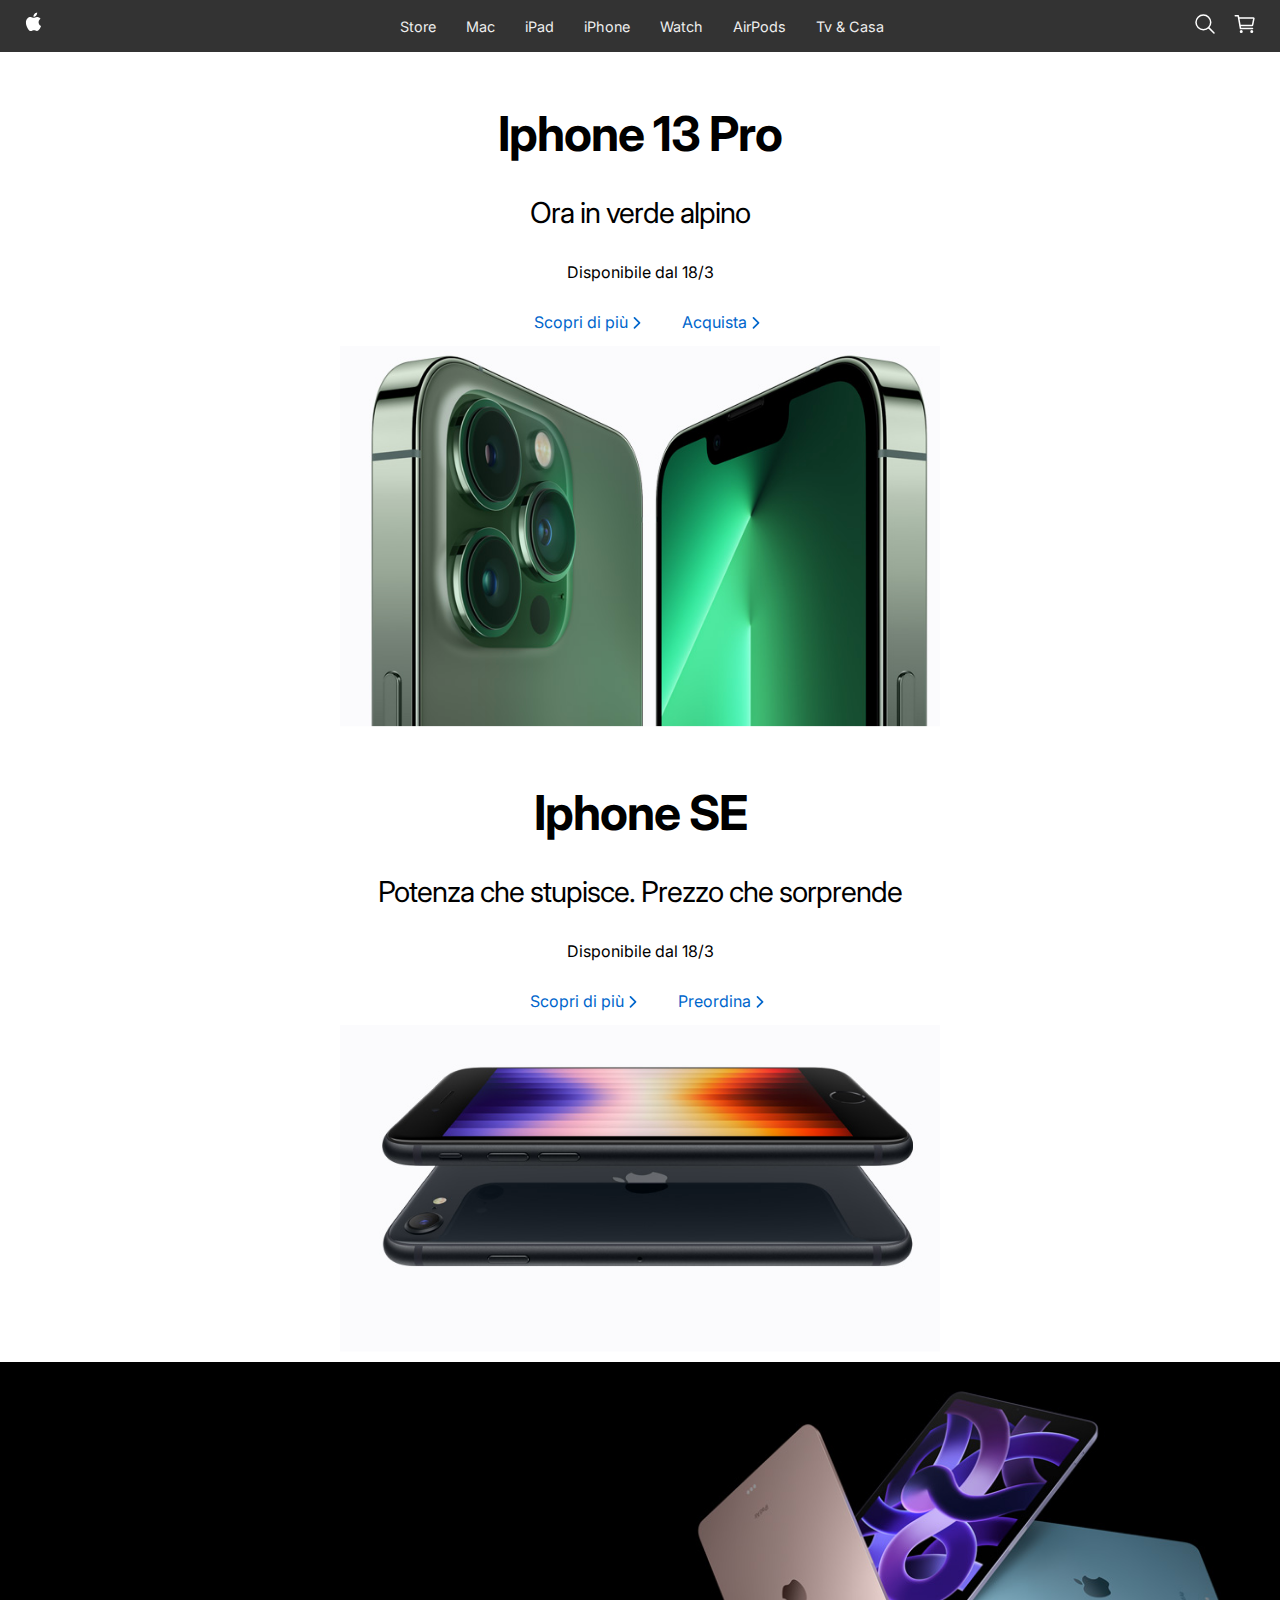
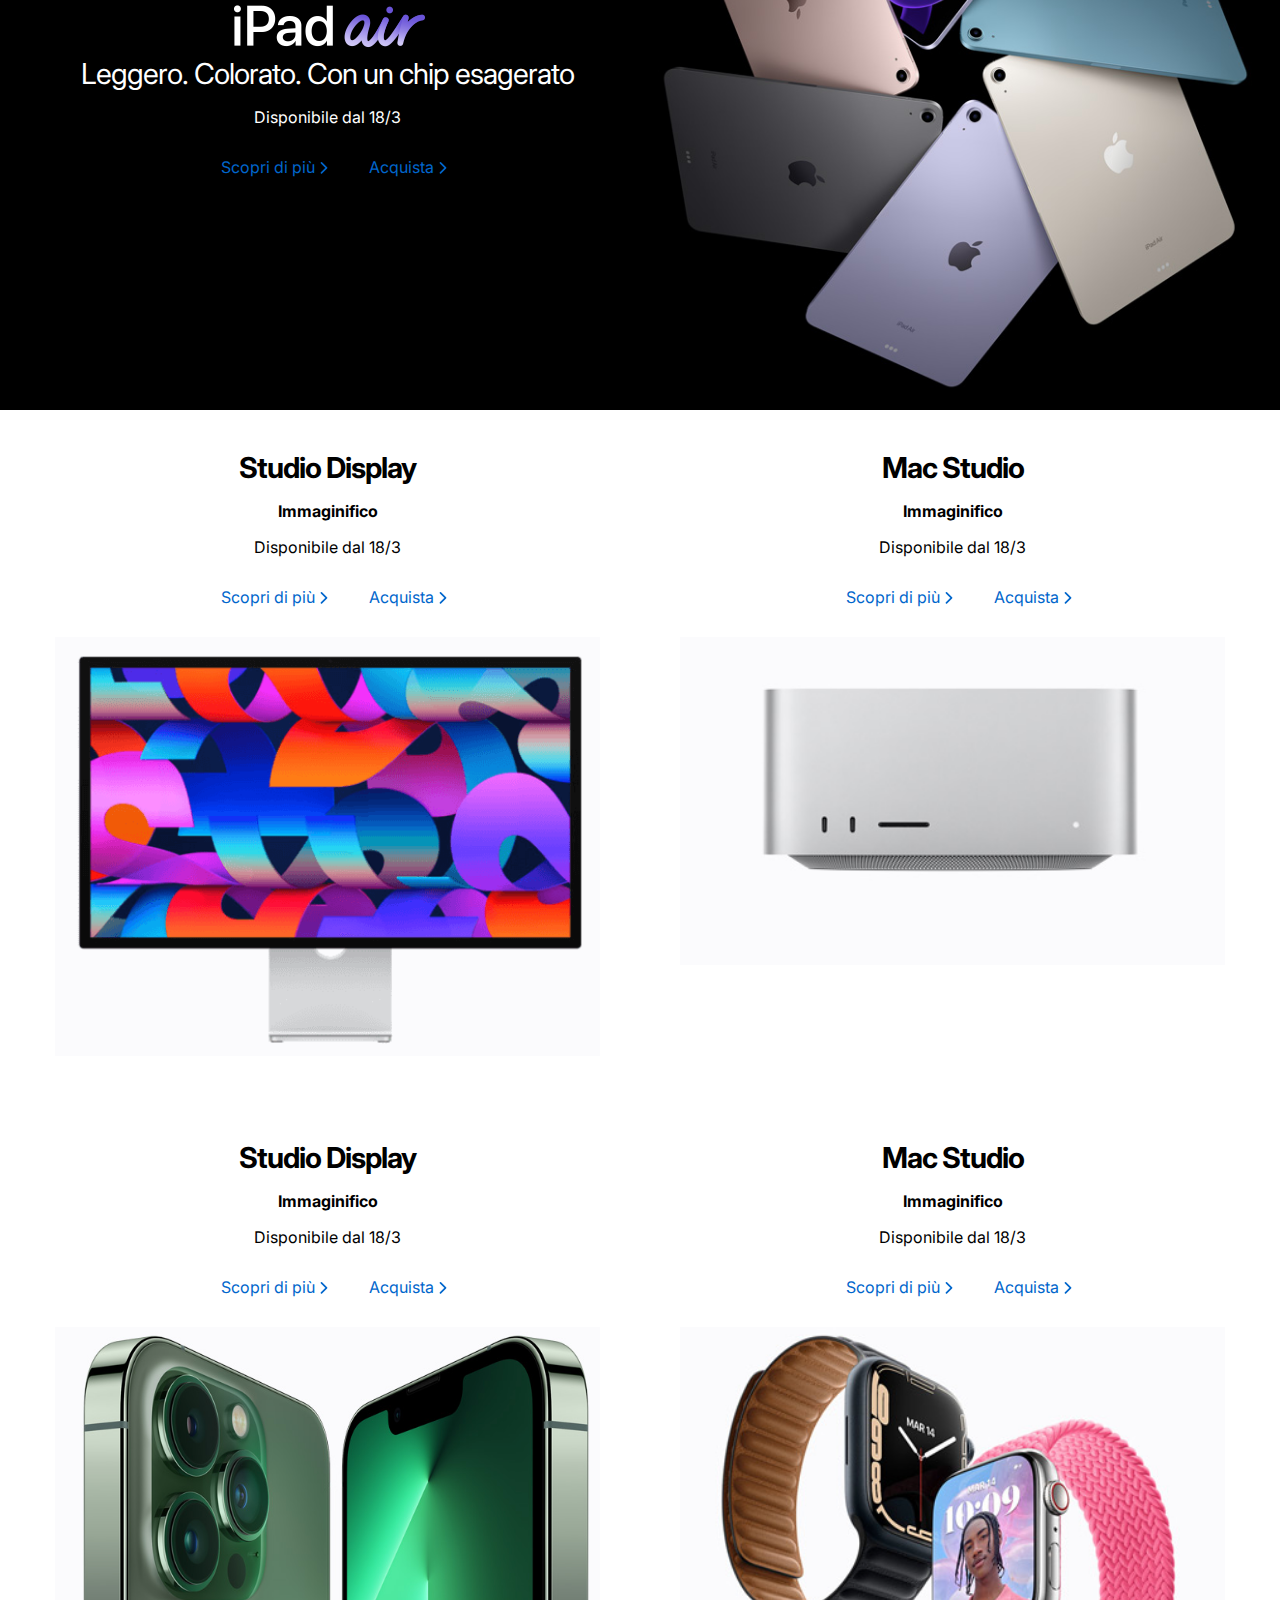
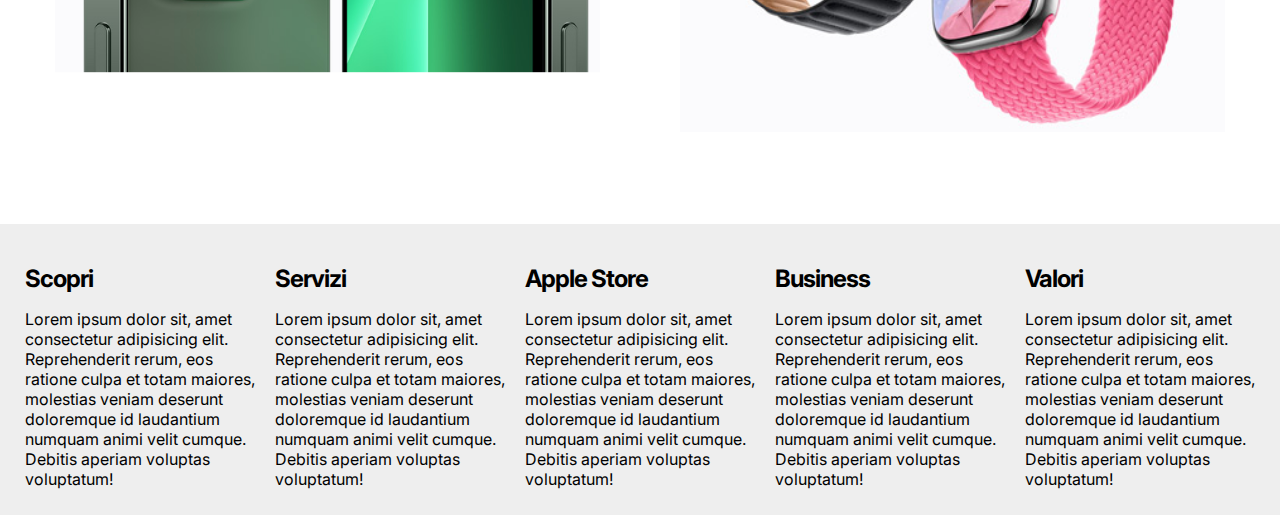
<file: index.html>
<!DOCTYPE html>
<html lang="en">
<head>
    <meta charset="UTF-8">
    <meta http-equiv="X-UA-Compatible" content="IE=edge">
    <meta name="viewport" content="width=device-width, initial-scale=1.0">
    <link rel="preconnect" href="https://fonts.googleapis.com"><link rel="preconnect" href="https://fonts.gstatic.com" crossorigin><link href="https://fonts.googleapis.com/css2?family=Inter:wght@300;400;700&display=swap" rel="stylesheet">
    <link rel="stylesheet" href="style.css">


    <title>Apple Home</title>
</head>
<body>

    <!-- NAVBAR -->

<header class="header__container">

    <div class="header">

        <div class="header__hamburger">
            <span></span>
            <span></span>
        </div>

        <div class="header__logo">
            <a href="#"><img src="img/icons/logo.svg" alt=""></a>
        </div>
        

        <ul class="header__menu">
            <li><a href="#">Store</a></li>
            <li><a href="#">Mac</a></li>
            <li><a href="#">iPad</a></li>
            <li><a href="#">iPhone</a></li>
            <li><a href="#">Watch</a></li>
            <li><a href="#">AirPods</a></li>
            <li><a href="#">Tv & Casa</a></li>
            


        </ul>

        <div class="header__icons">
            <a href=""><img src="img/icons/search-outline.svg" class="icons-small icons-white sma-none" alt=""></a> 
            <a href=""><img src="img/icons/cart-outline.svg" class="icons-small icons-white" alt=""></a> 
        </div>

    </div>
</header>

     <!-- COVER -->

<div class="cover">
    <div class="cover__content text-center">
        <h1 class="mt-2">Iphone 13 Pro</h1>
        <h2 class="p-1">Ora in verde alpino</h2>
        <p>Disponibile dal 18/3</p>
        <a href="#" class="button">Scopri di più<img src="img/icons/angle.svg" alt=""></a>
        <a href="#" class="button">Acquista<img src="img/icons/angle.svg" alt=""></a>
        <img src="img/iphone.png" class="img-res" alt="">
    </div>
</div>

<div class="cover">
    <div class="cover__content text-center">
        <h1 class="mt-2">Iphone SE</h1>
        <h2 class="p-1">Potenza che stupisce. Prezzo che sorprende</h2>
        <p>Disponibile dal 18/3</p>
        <a href="#" class="button">Scopri di più<img src="img/icons/angle.svg" alt=""></a>
        <a href="#" class="button">Preordina<img src="img/icons/angle.svg" alt=""></a>
        <img src="img/iphone-se.png" class="img-res" alt="">
    </div>
</div>

<div class="bg-dark text-center text-white">
    <div class="grid">
        <div class="col-50 v-center">
            <div>
                <img src="img/ipad-title.png" class="mt-1" alt="">
                <h2>Leggero. Colorato. Con un chip esagerato</h2>
                <p>Disponibile dal 18/3</p>
                <a href="#" class="button">Scopri di più<img src="img/icons/angle.svg" alt=""></a>
                <a href="#" class="button">Acquista<img src="img/icons/angle.svg" alt=""></a>
                </div>
            </div>

        <div class="col-50">
            <img src="img/ipad.png" class="img-res" alt="">
        </div>
    </div>
</div>

 <!-- CARDS -->

<div class="grid mb-3">
    <div class="col-50">
        <div class="card">
            <h2 class="text-2 font-bold">Studio Display</h2>
            <p class="font-bold">Immaginifico</p>
            <p>Disponibile dal 18/3</p>
            <a href="#" class="button">Scopri di più<img src="img/icons/angle.svg" alt=""></a>
            <a href="#" class="button">Acquista<img src="img/icons/angle.svg" alt=""></a>
            <img src="img/mac.png" alt="" class="img-res mt-1">
            
        </div>
    </div>

    <div class="col-50">
        <div class="card">
            <h2 class="text-2 font-bold">Mac Studio</h2>
            <p class="font-bold">Immaginifico</p>
            <p>Disponibile dal 18/3</p>
            <a href="#" class="button">Scopri di più<img src="img/icons/angle.svg" alt=""></a>
            <a href="#" class="button">Acquista<img src="img/icons/angle.svg" alt=""></a>
            <img src="img/mac-studio.png" alt="" class="img-res mt-1">
            
        </div>
    </div>

    <div class="col-50">
        <div class="card">
            <h2 class="text-2 font-bold">Studio Display</h2>
            <p class="font-bold">Immaginifico</p>
            <p>Disponibile dal 18/3</p>
            <a href="#" class="button">Scopri di più<img src="img/icons/angle.svg" alt=""></a>
            <a href="#" class="button">Acquista<img src="img/icons/angle.svg" alt=""></a>
            <img src="img/iphone.png" alt="" class="img-res mt-1">
            
        </div>
    </div>

    <div class="col-50">
        <div class="card">
            <h2 class="text-2 font-bold">Mac Studio</h2>
            <p class="font-bold">Immaginifico</p>
            <p>Disponibile dal 18/3</p>
            <a href="#" class="button">Scopri di più<img src="img/icons/angle.svg" alt=""></a>
            <a href="#" class="button">Acquista<img src="img/icons/angle.svg" alt=""></a>
            <img src="img/watch.png" alt="" class="img-res mt-1">
            
        </div>
    </div>
</div>

 <!-- FOOTER -->

 <div class="footer">
    <div class="grid">
        <div class="col-20">
            <h3 class="font-bold">Scopri</h3>
            <p>Lorem ipsum dolor sit, amet consectetur adipisicing elit. Reprehenderit rerum, eos ratione culpa et totam maiores, molestias veniam deserunt doloremque id laudantium numquam animi velit cumque. Debitis aperiam voluptas voluptatum!</p>
        </div>
        <div class="col-20">
            <h3 font-bold>Servizi</h3>
            <p>Lorem ipsum dolor sit, amet consectetur adipisicing elit. Reprehenderit rerum, eos ratione culpa et totam maiores, molestias veniam deserunt doloremque id laudantium numquam animi velit cumque. Debitis aperiam voluptas voluptatum!</p>

        </div>
        <div class="col-20">
            <h3 font-bold>Apple Store</h3>
            <p>Lorem ipsum dolor sit, amet consectetur adipisicing elit. Reprehenderit rerum, eos ratione culpa et totam maiores, molestias veniam deserunt doloremque id laudantium numquam animi velit cumque. Debitis aperiam voluptas voluptatum!</p>
        </div>
        <div class="col-20">
            <h3 font-bold>Business</h3>
            <p>Lorem ipsum dolor sit, amet consectetur adipisicing elit. Reprehenderit rerum, eos ratione culpa et totam maiores, molestias veniam deserunt doloremque id laudantium numquam animi velit cumque. Debitis aperiam voluptas voluptatum!</p>
        </div>
        <div class="col-20">
            <h3 font-bold>Valori</h3>
            <p>Lorem ipsum dolor sit, amet consectetur adipisicing elit. Reprehenderit rerum, eos ratione culpa et totam maiores, molestias veniam deserunt doloremque id laudantium numquam animi velit cumque. Debitis aperiam voluptas voluptatum!</p>
        </div>

    </div>
</div>


<!-- FRAMEWORK -->



<!-- <div class="grid mb-3 mt-3">
    <div class="col-50">
        <div class="card">
            <h3 class="text-2">Studio Display</h3>
            <img src="img/mac.png" alt="" class="img-res mt-1">
            <p>Lorem ipsum dolor sit amet</p>
            <a href="" class="button">Vai alla sezione</a>

        </div>
    </div>

    <div class="col-50">
        <div class="card">
            <h3 class="text-2">Titolo seconda Card</h3>
            <img src="img/mac.png" alt="" class="img-res mt-1">
            <p>Lorem ipsum dolor sit amet</p>
            <a href="" class="button">Vai alla sezione</a>

        </div>
    </div>
</div> -->

    <!-- <a href="" class="button">Il mio bottone</a>
    <a href="" class="button button--red mb-3">Il mio bottone</a>

    <div class="grid br">

            <div class="col-70 br">
                test
            </div>
            <div class="col-30 br">
                test
            </div>
            <div class="col-60 br">
                test
            </div>
            <div class="col-40 br">
                test
            </div>
            <div class="col-100 sma-25 br">
                test
            </div>
            <div class="col-33 sma-25 br">
                test
            </div>
            <div class="col-33 sma-25 br">
                test
            </div>
            <div class="col-33 sma-25 br">
                test
            </div>
            <div class="col-20 sma-50 br">
                test
            </div>
            <div class="col-20 sma-50 br">
                test
            </div>
            <div class="col-20 sma-33 br">
                test
            </div>
            <div class="col-20 sma-33 br">
                test
            </div>
            <div class="col-20 sma-33 br">
                test
            </div>
                
    </div>

    <div class="grid grid--small br mt-4 mb-4">
        <div class="col-25 br">
            <h2 class="p-2">Padding</h2>
        </div>
        <div class="col-25 br">
            test
        </div>
        <div class="col-25 br">
            test
        </div>
        <div class="col-25 br">
            test
        </div>
    </div>

    <div class="footer">
        <div class="grid">
            <div class="col-25">
                <h3>Footer</h3>
                <p>Lorem ipsum dolor sit, amet consectetur adipisicing elit. Reprehenderit rerum, eos ratione culpa et totam maiores, molestias veniam deserunt doloremque id laudantium numquam animi velit cumque. Debitis aperiam voluptas voluptatum!</p>
            </div>
            <div class="col-25">
                <h3>Footer</h3>
                <p>Lorem ipsum dolor sit, amet consectetur adipisicing elit. Reprehenderit rerum, eos ratione culpa et totam maiores, molestias veniam deserunt doloremque id laudantium numquam animi velit cumque. Debitis aperiam voluptas voluptatum!</p>

            </div>
            <div class="col-25">
                <h3>Footer</h3>
                <p>Lorem ipsum dolor sit, amet consectetur adipisicing elit. Reprehenderit rerum, eos ratione culpa et totam maiores, molestias veniam deserunt doloremque id laudantium numquam animi velit cumque. Debitis aperiam voluptas voluptatum!</p>

            </div>
            <div class="col-25">
                <h3>Footer</h3>
                <p>Lorem ipsum dolor sit, amet consectetur adipisicing elit. Reprehenderit rerum, eos ratione culpa et totam maiores, molestias veniam deserunt doloremque id laudantium numquam animi velit cumque. Debitis aperiam voluptas voluptatum!</p>

            </div>

        </div>
    </div> -->

</body>
</html>
</file>
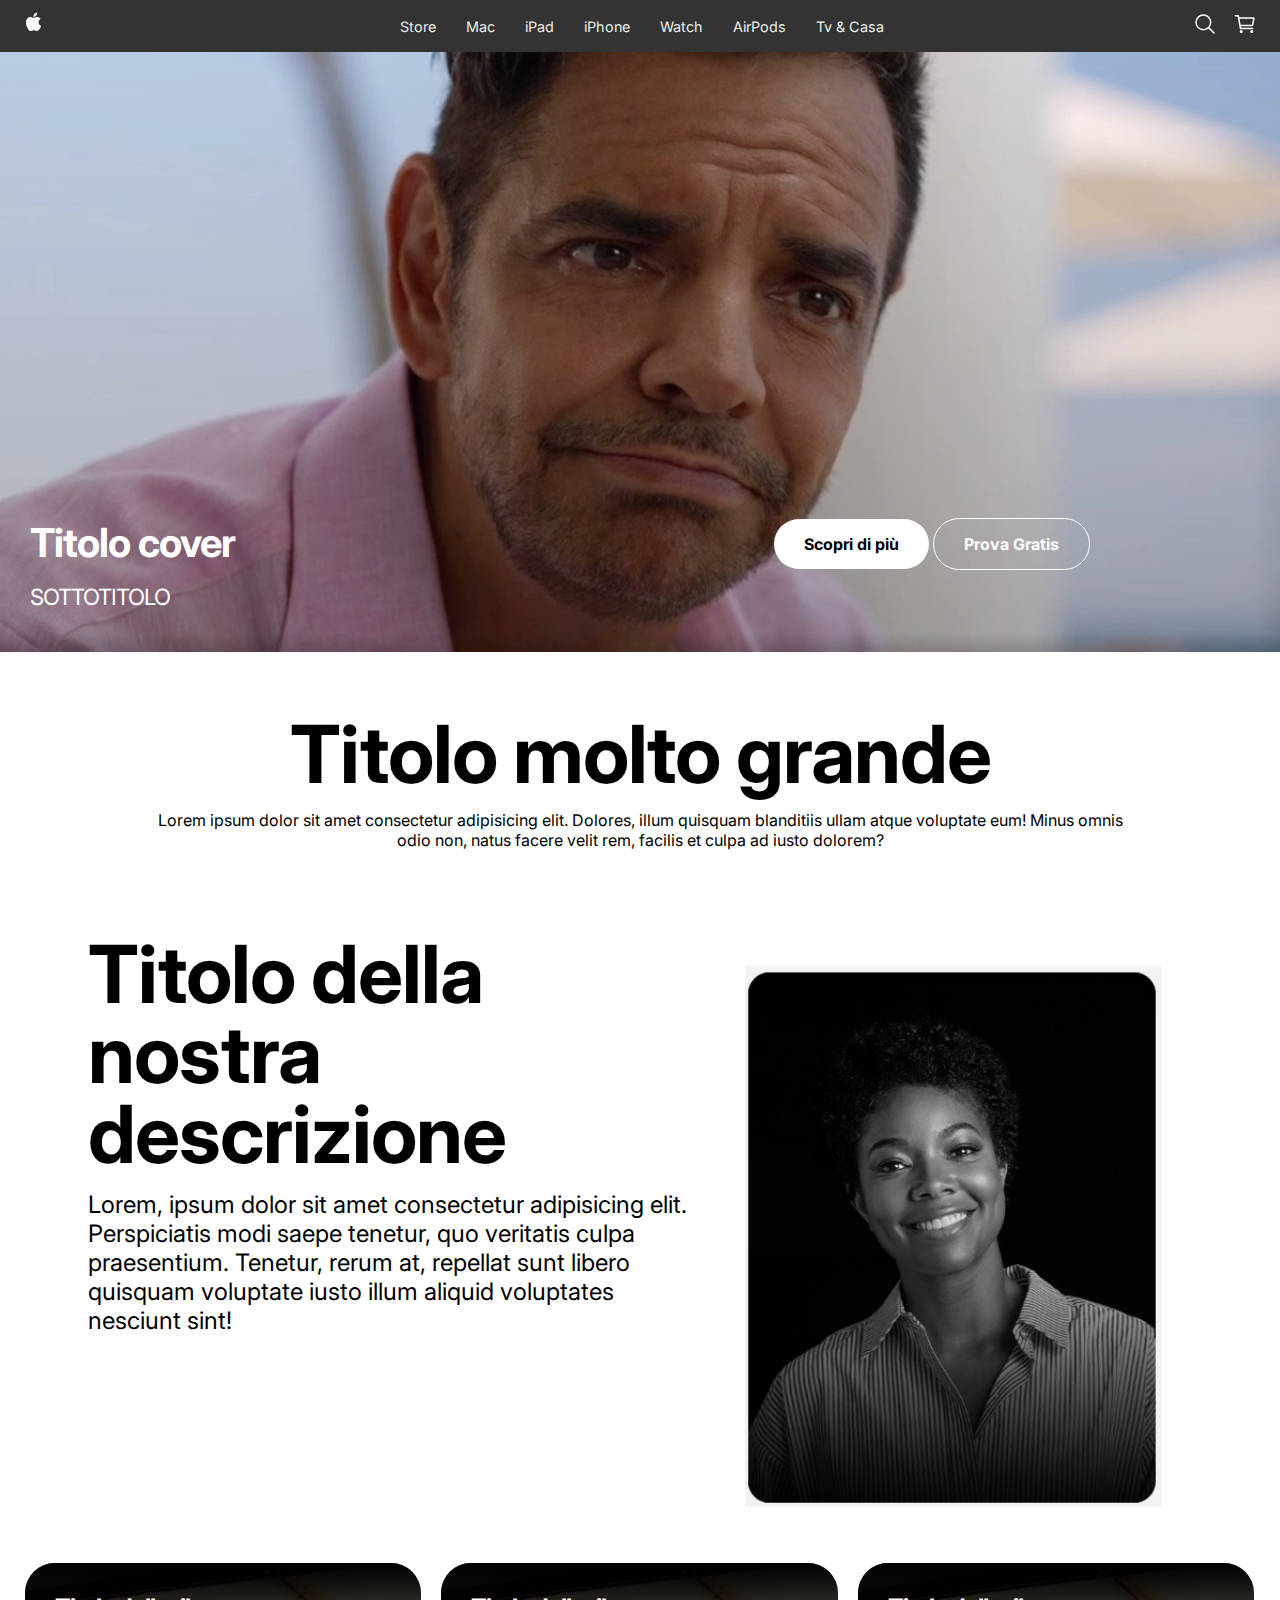
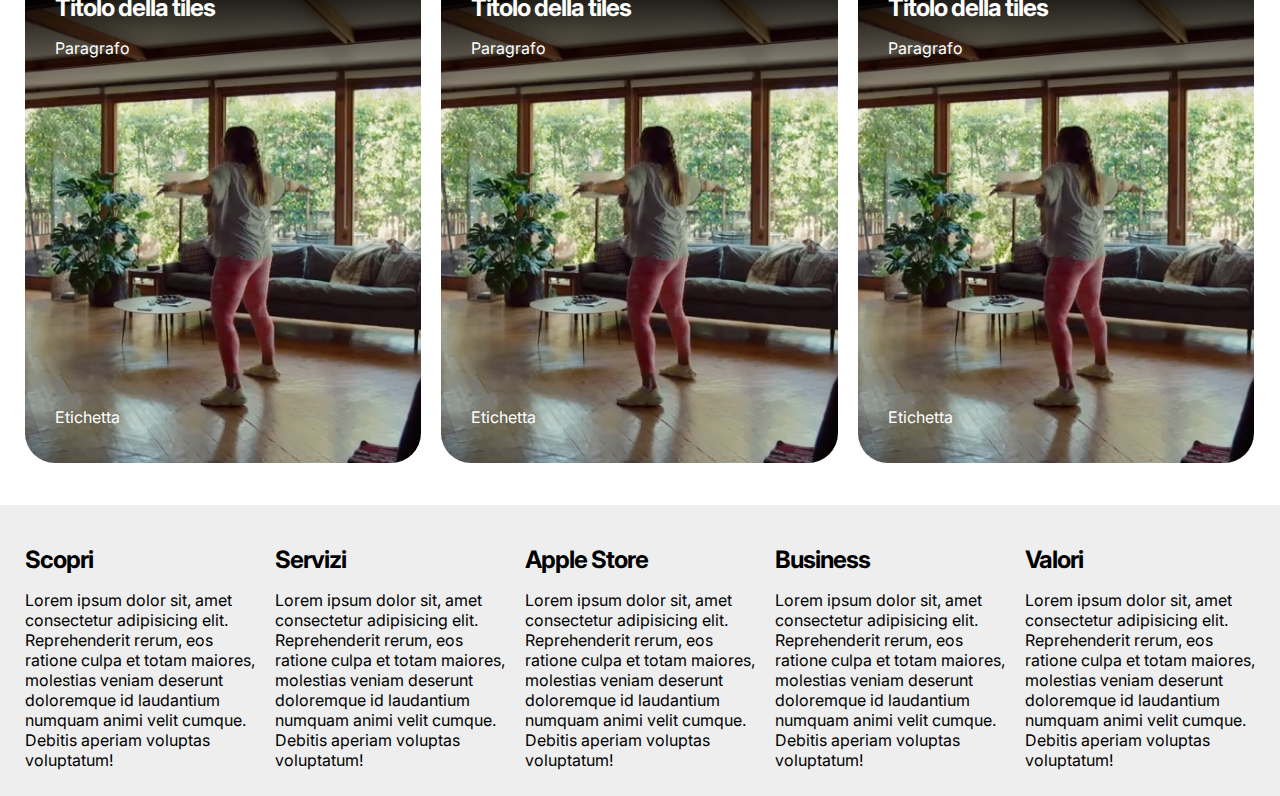
<file: components.html>
<!DOCTYPE html>
<html lang="en">
<head>
    <meta charset="UTF-8">
    <meta http-equiv="X-UA-Compatible" content="IE=edge">
    <meta name="viewport" content="width=device-width, initial-scale=1.0">
    <link rel="preconnect" href="https://fonts.googleapis.com"><link rel="preconnect" href="https://fonts.gstatic.com" crossorigin><link href="https://fonts.googleapis.com/css2?family=Inter:wght@300;400;700&display=swap" rel="stylesheet">
    <link rel="stylesheet" href="style.css">


    <title>Apple Site -components</title>
</head>
<body>

    <!-- NAVBAR -->

<header class="header__container">

    <div class="header">

        <div class="header__hamburger">
            <span></span>
            <span></span>
        </div>

        <div class="header__logo">
            <a href="#"><img src="img/icons/logo.svg" alt=""></a>
        </div>
        

        <ul class="header__menu">
            <li><a href="#">Store</a></li>
            <li><a href="#">Mac</a></li>
            <li><a href="#">iPad</a></li>
            <li><a href="#">iPhone</a></li>
            <li><a href="#">Watch</a></li>
            <li><a href="#">AirPods</a></li>
            <li><a href="#">Tv & Casa</a></li>
            


        </ul>

        <div class="header__icons">
            <a href=""><img src="img/icons/search-outline.svg" class="icons-small icons-white sma-none" alt=""></a> 
            <a href=""><img src="img/icons/cart-outline.svg" class="icons-small icons-white" alt=""></a> 
        </div>

    </div>
</header>

     <!-- COVER -->

<div class="cover cover-image" style="background: url(img/cover.png) no-repeat center center; background-size: cover;">
    <div class="cover__content">
        <div class="grid mb-1">
            <div class="col-60">
                <h1 class="">Titolo cover</h1>
                <h2>Sottotitolo</h2>
            </div>
            <div class="col-40">
                <a href="#" class="button button--round">Scopri di più</a>
                <a href="#" class="button button--round button--round-outline">Prova Gratis</a> 
            </div>
        </div>
    </div>
</div>

<div class="cover">
    <div class="grid grid--center mt-2 mb-3"> 
        <div class="col-80">
            <h3 class="text-0 text-center">Titolo molto grande</h3>
            <p class="text-center">Lorem ipsum dolor sit amet consectetur adipisicing elit. Dolores, illum quisquam blanditiis ullam atque voluptate eum! Minus omnis odio non, natus facere velit rem, facilis et culpa ad iusto dolorem?</p>
        </div>
    </div>
</div>

<div class="grid grid--center">
    <div class="col-50">
        <h3 class="text-0">Titolo della nostra descrizione</h3>
        <p class="text-3">Lorem, ipsum dolor sit amet consectetur adipisicing elit. Perspiciatis modi saepe tenetur, quo veritatis culpa praesentium. Tenetur, rerum at, repellat sunt libero quisquam voluptate iusto illum aliquid voluptates nesciunt sint!</p>
    </div>

    <div class="col-40">
        <img src="img/person.png" class="img-res p-2" alt="">
    </div>
</div>

<div class="grid mb-2">
    <div class="col-33">
        <div class="tiles" style="background: url(img/tiles.png) no-repeat center center; background-size: cover;">
            <div class="tiles__content">
                <h3>Titolo della tiles</h3>
                <p>Paragrafo</p>
            </div>

            <div class="tiles_label">
                <p>Etichetta</p>
            </div>
        </div>
    </div>

    <div class="col-33">
        <div class="tiles" style="background: url(img/tiles.png) no-repeat center center; background-size: cover;">
            <div class="tiles__content">
                <h3>Titolo della tiles</h3>
                <p>Paragrafo</p>
            </div>

            <div class="tiles_label">
                <p>Etichetta</p>
            </div>
        </div>
    </div>

    <div class="col-33">
        <div class="tiles" style="background: url(img/tiles.png) no-repeat center center; background-size: cover;">
            <div class="tiles__content">
                <h3>Titolo della tiles</h3>
                <p>Paragrafo</p>
            </div>

            <div class="tiles_label">
                <p>Etichetta</p>
            </div>
        </div>
    </div>
</div>



 <!-- FOOTER -->

 <div class="footer">
    <div class="grid">
        <div class="col-20">
            <h3 class="font-bold">Scopri</h3>
            <p>Lorem ipsum dolor sit, amet consectetur adipisicing elit. Reprehenderit rerum, eos ratione culpa et totam maiores, molestias veniam deserunt doloremque id laudantium numquam animi velit cumque. Debitis aperiam voluptas voluptatum!</p>
        </div>
        <div class="col-20">
            <h3 font-bold>Servizi</h3>
            <p>Lorem ipsum dolor sit, amet consectetur adipisicing elit. Reprehenderit rerum, eos ratione culpa et totam maiores, molestias veniam deserunt doloremque id laudantium numquam animi velit cumque. Debitis aperiam voluptas voluptatum!</p>

        </div>
        <div class="col-20">
            <h3 font-bold>Apple Store</h3>
            <p>Lorem ipsum dolor sit, amet consectetur adipisicing elit. Reprehenderit rerum, eos ratione culpa et totam maiores, molestias veniam deserunt doloremque id laudantium numquam animi velit cumque. Debitis aperiam voluptas voluptatum!</p>
        </div>
        <div class="col-20">
            <h3 font-bold>Business</h3>
            <p>Lorem ipsum dolor sit, amet consectetur adipisicing elit. Reprehenderit rerum, eos ratione culpa et totam maiores, molestias veniam deserunt doloremque id laudantium numquam animi velit cumque. Debitis aperiam voluptas voluptatum!</p>
        </div>
        <div class="col-20">
            <h3 font-bold>Valori</h3>
            <p>Lorem ipsum dolor sit, amet consectetur adipisicing elit. Reprehenderit rerum, eos ratione culpa et totam maiores, molestias veniam deserunt doloremque id laudantium numquam animi velit cumque. Debitis aperiam voluptas voluptatum!</p>
        </div>

    </div>
</div>


</body>
</html>
</file>
<file: style.css>
/* ! Reset */
body, html{ font-size: 16px; font-family: -apple-system, BlinkMacSystemFont, "Segoe UI", "Roboto", "Helvetica Neue", Arial, sans-serif; box-sizing: border-box;margin: 0;padding: 0;}
*,*:before,*:after{ box-sizing: border-box; }
h1,h2,h3,h4,h5,h6, p, ol, ul{margin: 0;padding: 0;}
ol,ul{list-style-type: none;}
img{height: auto;}
a{text-decoration: none;}
hr{border:none; border-bottom: 1px solid #ddd}

body{font-family: 'Inter', sans-serif;
}


/* ! Title System */
.text-0{font-size: 5rem; line-height: 1;}
h1, .text-1{font-size: 3rem;}
h2, .text-2{font-size: 1.8rem; font-weight: 400;}
h3, .text-3{font-size: 1.5rem;}
h4, p, .text-4{font-size: 1rem;}

h1, h2, h3, h4{letter-spacing: -1px;}

h1, h2, h3, h4, p, ol, ul{margin-bottom: 1rem;}

@media (max-width: 768px) {
  .text-0{font-size: 4rem}
}

/* GRID SYSTEM */

.grid{display: flex; flex-wrap: wrap;max-width: 1250px; margin: 0 auto; }
.grid--small{width: 900px;}
.grid--center{justify-content: center;}

.col-10{width: 10%;}
.col-20{width: 20%;}
.col-25{width: 25%;}
.col-30{width: 30%;}
.col-33{width: 33.3%;}
.col-40{width: 40%;}
.col-50{width: 50%;}
.col-60{width: 60%;}
.col-70{width: 70%;}
.col-80{width: 80%;}
.col-90{width: 90%;}
.col-100{width: 100%;}

[class*='col-']{padding: 10px;}

/* MEDIA QUERY */

@media (max-width: 768px) {
    [class*='col-']{width: 100%;}
    .sma-33{width: 33.33%;}
    .sma-50{width: 50%;}
    .sma-25{width: 25%;}
}

/* BUTTONS */

.button{font-size: 1rem; background: transparent; color: #06c; padding: 14px 25px; display: inline-block; border-radius: 4px; position: relative;}
.button img{position: absolute; top: 50%; transform: translateY(-45%); width: 18px;}

.button--red{background-color: red;} 

.button--round{background: #fff; color: #000; padding: 15px 30px; border-radius: 100px; font-weight: bold;}
.button--round-outline{background: transparent; color: #fff; padding: 15px 30px; border-radius: 100px; font-weight: bold; border: 1px solid #fff;}

/* COMPONENTS
--------------------------------------------------------- */

/* HEADER */

.header__container{background: #333;}
.header{display: flex; justify-content: space-between; max-width: 1250px; margin: 0 auto; }
.header__menu{margin-bottom: 0; text-align: center; width: 100%; display: flex; align-items: center; justify-content: center;}
.header__menu li{ display: inline-block;}
.header__menu li a{ color: #fff; display: block; padding: 15px; font-size: 0.9rem; color: #eee;}
.header__logo{width: 30%; display: flex; align-items: center; padding-left: 10px;}
.header__icons{display: flex;align-items: center;justify-content: end; width: 30%;}

.header__hamburger{display: none;}

/* HEADER MEDIA-QUERY */

@media (max-width: 768px) {

   body{padding-top: 50px;}
  .header__container{position: fixed; top: 0; left: 0; width: 100%; z-index: 99;}
  .header{z-index: 99;}
  .header__menu{background: #333; display: block; position: absolute; top: 47px; z-index: 99; padding: 10px; height: 100vh; left: -100%;}
  .header__menu li{display: block;}
  .header__menu li a{text-align: left;padding: 4%; border-top: 1px solid #666;}

  .header__logo{justify-content: center;}

  .header__hamburger{display: block;height: 50px; width: 30%; padding: 10px;}
  .header__hamburger span{ display: block; background: #fff; height: 2px;width: 25px; margin-top: 8px; }

}

/* COVER */

.cover{
    display: flex; 
    background: #fff; 
    padding: 20px 20px 0 20px; 
    height: auto; 
    flex-flow: column; 
    justify-content: flex-start;
    align-items: center;
} 

.cover__content{margin: 0 auto; max-width: 600px;}

.cover--dark{background: #666; height: 500px; color: #fff;}

.cover-image{min-height: 600px; color: #fff; justify-content: end;}
.cover-image .cover__content{max-width: 1250px; width: 100%; text-align: left;}
.cover-image h1{font-size: 2.5rem;}
.cover-image h2{font-size: 1.4rem; text-transform: uppercase; font-weight: normal;}


.bg-gray{background: #333;}

.bg-dark{background: black;}

/* TILES */

.tiles{min-height: 500px; border-radius: 30px; color: #fff;position: relative; overflow: hidden;}
.tiles_label{position: absolute; bottom:20px; left: 30px;}
.tiles__content{background: rgb(255,255,255); padding: 30px; background: linear-gradient(0deg, rgba(255,255,255,0) 0%, rgba(0,0,0,1) 100%); }

/* CARD */

.card{background: #fff; border-radius: 15px; padding: 30px; text-align: center;}

/* FOOTER */

.footer{background: #eee; padding-top: 30px;}

/* HELPERS */

.icons-small{width: 40px; padding: 8px;}
.icons-white{filter: invert(1);}

.text-white{color: #fff;}
.v-center{display: flex; justify-content: center; flex-flow: column;}


.br{border: 1px solid red;}

.img-res{width: 100%;}

.mt-0{margin-top: 0;}
.mt-1{margin-top: 1rem;}
.mt-2{margin-top: 2rem;}
.mt-3{margin-top: 3rem;}
.mt-4{margin-top: 4rem;}

.mb-0{margin-bottom: 0;}
.mb-1{margin-bottom: 1rem;}
.mb-2{margin-bottom: 2rem;}
.mb-3{margin-bottom: 3rem;}
.mb-4{margin-bottom: 4rem;}

.text-center{text-align: center;}
.text-left{text-align: left;}
.text-right{text-align: right;}

.p-0{padding: 0;}
.p-1{padding: 1rem;}
.p-2{padding: 2rem;}
.p-3{padding: 3rem;}
.p-4{padding: 4rem;}

.font-normal{font-weight: 400;}
.font-bold{font-weight: 700;}

.none{display: none;}
@media (max-width: 768px) {
  .sma-none{display: none;}
}
</file>
